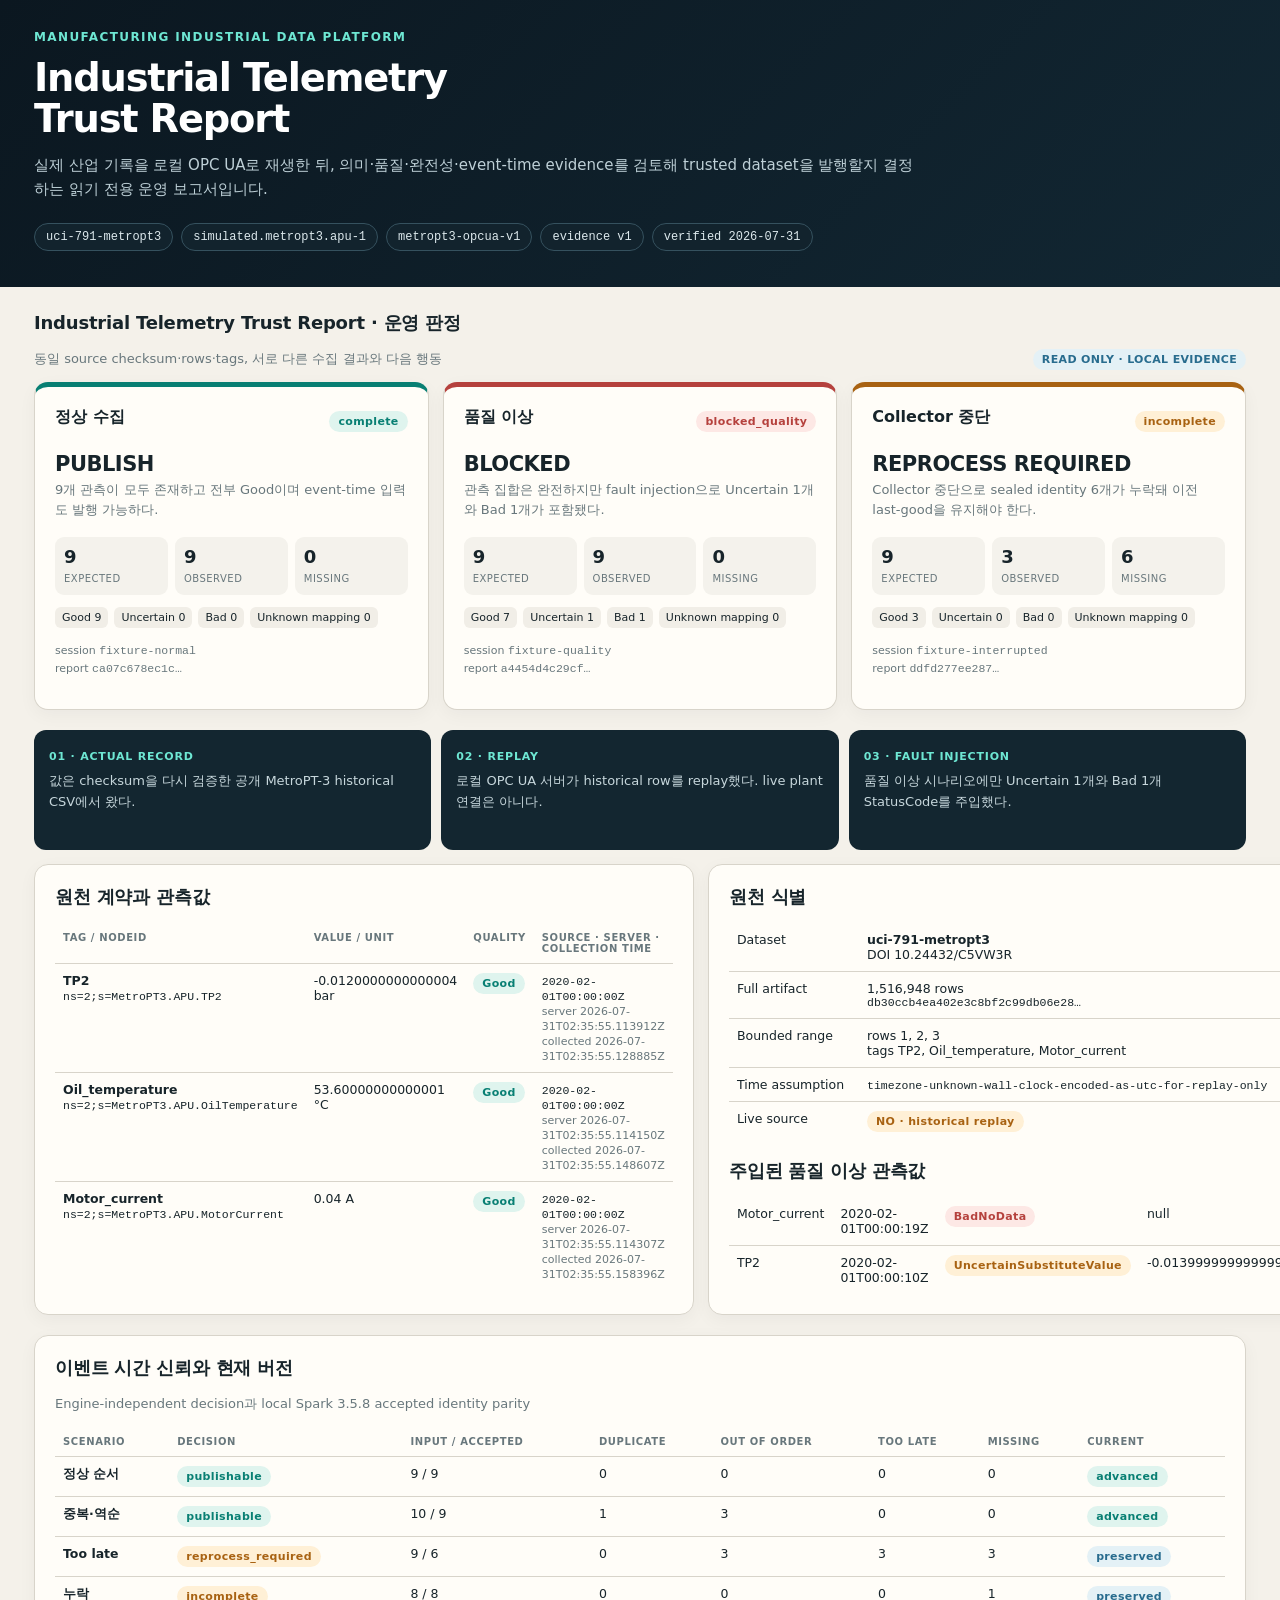
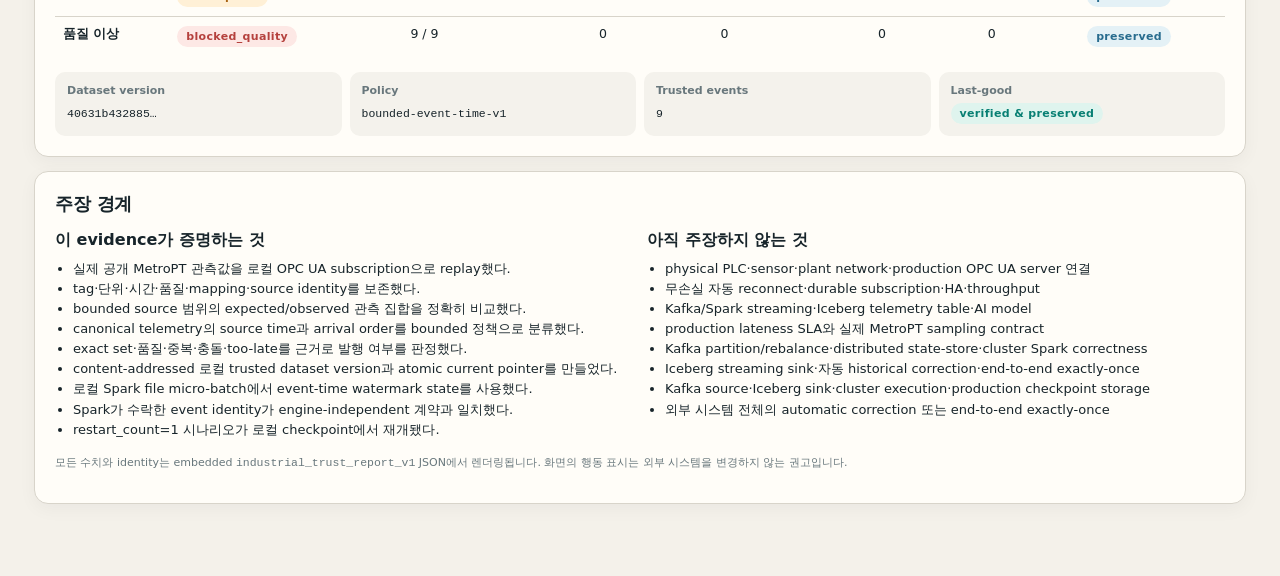
<file: docs/portfolio/industrial-telemetry-trust/report.html>
<!doctype html>
<html lang="ko">
<head>
<meta charset="utf-8">
<meta name="viewport" content="width=device-width, initial-scale=1">
<title>Industrial Telemetry Trust Report</title>
<style>
:root {
  color-scheme: light;
  --night:#0b1720; --night-2:#122733; --paper:#f4f1ea; --card:#fffdf8;
  --ink:#17242a; --muted:#68777c; --line:#d8d4ca; --teal:#087f73;
  --teal-soft:#dff4ee; --red:#b5413d; --red-soft:#fde8e5;
  --amber:#a86212; --amber-soft:#fff0d6; --blue:#286c8e; --blue-soft:#e4f1f6;
}
* { box-sizing:border-box; }
html,body { margin:0; background:var(--paper); color:var(--ink);
  font-family:Pretendard,Inter,ui-sans-serif,system-ui,-apple-system,"Segoe UI",sans-serif; }
body { min-width:320px; }
.hero { background:linear-gradient(135deg,var(--night),var(--night-2)); color:white; }
.wrap { width:min(1420px,100%); margin:0 auto; padding:28px 34px 36px; }
.eyebrow { color:#6ee7d3; font-size:12px; font-weight:800; letter-spacing:1.4px;
  text-transform:uppercase; margin:0 0 10px; }
h1 { font-size:clamp(28px,3vw,44px); letter-spacing:-1.2px; line-height:1.08; margin:0; }
h2 { font-size:18px; margin:0 0 14px; letter-spacing:-.2px; }
h3 { font-size:16px; margin:0 0 8px; }
p { line-height:1.58; }
.lead { color:#bed0d7; max-width:880px; margin:14px 0 22px; font-size:15px; }
.meta { display:flex; gap:8px; flex-wrap:wrap; }
.tag { border:1px solid #35515e; background:#12232d; border-radius:999px;
  padding:6px 11px; font:12px ui-monospace,SFMono-Regular,Menlo,monospace; color:#dce8ec; }
.main { width:min(1420px,100%); margin:0 auto; padding:24px 34px 50px; }
.card { background:var(--card); border:1px solid var(--line); border-radius:14px;
  padding:20px; box-shadow:0 5px 18px rgba(18,31,36,.045); }
.section { margin-bottom:20px; }
.section-head { display:flex; justify-content:space-between; align-items:end; gap:16px;
  margin:0 0 12px; }
.section-head p { margin:0; color:var(--muted); font-size:13px; }
.scenario-grid { display:grid; grid-template-columns:repeat(3,1fr); gap:14px; }
.scenario { border-top:5px solid var(--teal); min-height:294px; }
.scenario.blocked { border-top-color:var(--red); }
.scenario.reprocess { border-top-color:var(--amber); }
.status-line { display:flex; align-items:center; justify-content:space-between; gap:10px; }
.pill { display:inline-flex; align-items:center; border-radius:999px; padding:4px 9px;
  font-size:11px; font-weight:800; letter-spacing:.35px; white-space:nowrap; }
.ok { color:var(--teal); background:var(--teal-soft); }
.bad { color:var(--red); background:var(--red-soft); }
.warn { color:var(--amber); background:var(--amber-soft); }
.info { color:var(--blue); background:var(--blue-soft); }
.action { font-size:21px; font-weight:850; letter-spacing:-.5px; margin:16px 0 4px; }
.reason { color:var(--muted); font-size:13px; min-height:42px; margin:0 0 15px; }
.metrics { display:grid; grid-template-columns:repeat(3,1fr); gap:7px; }
.metric { background:#f4f2ec; padding:9px; border-radius:9px; }
.metric b { display:block; font-size:18px; }
.metric span { color:var(--muted); font-size:10px; text-transform:uppercase; letter-spacing:.5px; }
.quality { display:flex; gap:6px; flex-wrap:wrap; margin-top:12px; }
.quality span { font-size:11px; background:#f1eee7; padding:4px 7px; border-radius:6px; }
.provenance { display:grid; grid-template-columns:repeat(3,1fr); gap:10px; }
.prov { background:#132630; color:white; border-radius:12px; padding:15px; min-height:120px; }
.prov b { color:#6ee7d3; font-size:11px; letter-spacing:.8px; text-transform:uppercase; }
.prov p { color:#c7d7dc; font-size:13px; margin:7px 0 0; }
.two { display:grid; grid-template-columns:1.08fr .92fr; gap:14px; }
table { width:100%; border-collapse:collapse; font-size:12.5px; }
th,td { text-align:left; padding:9px 8px; border-bottom:1px solid var(--line); vertical-align:top; }
th { color:var(--muted); text-transform:uppercase; font-size:10px; letter-spacing:.6px; }
tr:last-child td { border-bottom:none; }
code,.mono { font-family:ui-monospace,SFMono-Regular,Menlo,monospace; font-size:11.5px; }
.hash { display:block; max-width:220px; overflow:hidden; text-overflow:ellipsis; white-space:nowrap; }
.trust { display:grid; grid-template-columns:repeat(4,1fr); gap:8px; }
.trust div { background:#f4f2ec; border-radius:10px; padding:12px; }
.trust b { display:block; font-size:11px; color:var(--muted); margin-bottom:5px; }
.trust code { word-break:break-all; }
.boundary { display:grid; grid-template-columns:1fr 1fr; gap:14px; }
.boundary ul { padding-left:18px; margin:6px 0 0; font-size:13px; line-height:1.55; }
.foot { color:var(--muted); font-size:11px; margin-top:14px; }
@media (max-width:1000px) {
  .scenario-grid,.provenance { grid-template-columns:1fr; }
  .two,.boundary { grid-template-columns:1fr; }
  .scenario { min-height:0; }
}
@media (max-width:620px) {
  .wrap,.main { padding-left:16px; padding-right:16px; }
  .metrics,.trust { grid-template-columns:repeat(2,1fr); }
}
</style>
</head>
<body>
<script id="evidence" type="application/json">{
  "claim_boundary": {
    "not_verified": [
      "a physical PLC, sensor, plant network, or production OPC UA server",
      "automatic reconnect without loss, durable subscriptions, HA, or throughput",
      "Kafka/Spark streaming, an Iceberg telemetry table, or an AI model",
      "a production lateness SLA or the actual MetroPT sampling contract",
      "Kafka partition, rebalance, distributed state-store, or cluster Spark correctness",
      "an Iceberg streaming sink, automatic historical correction, or end-to-end exactly-once",
      "Kafka source, Iceberg sink, cluster execution, or production checkpoint storage",
      "automatic correction or end-to-end exactly-once across external systems"
    ],
    "not_verified_ko": [
      "physical PLC\u00b7sensor\u00b7plant network\u00b7production OPC UA server \uc5f0\uacb0",
      "\ubb34\uc190\uc2e4 \uc790\ub3d9 reconnect\u00b7durable subscription\u00b7HA\u00b7throughput",
      "Kafka/Spark streaming\u00b7Iceberg telemetry table\u00b7AI model",
      "production lateness SLA\uc640 \uc2e4\uc81c MetroPT sampling contract",
      "Kafka partition/rebalance\u00b7distributed state-store\u00b7cluster Spark correctness",
      "Iceberg streaming sink\u00b7\uc790\ub3d9 historical correction\u00b7end-to-end exactly-once",
      "Kafka source\u00b7Iceberg sink\u00b7cluster execution\u00b7production checkpoint storage",
      "\uc678\ubd80 \uc2dc\uc2a4\ud15c \uc804\uccb4\uc758 automatic correction \ub610\ub294 end-to-end exactly-once"
    ],
    "verified": [
      "actual public MetroPT values were replayed through a local OPC UA subscription",
      "tag, unit, time, quality, mapping, and source identity were preserved",
      "exact bounded expected-versus-observed collection coverage was evaluated",
      "bounded source-time and arrival-order classification over canonical telemetry",
      "exact-set, quality, duplicate, conflict, and too-late publication decisions",
      "content-addressed local trusted dataset versions with an atomic current pointer",
      "local Spark file micro-batches used event-time watermark state",
      "Spark accepted event identities matched the engine-independent contract",
      "the selected scenario resumed from a local checkpoint when restart_count=1"
    ],
    "verified_ko": [
      "\uc2e4\uc81c \uacf5\uac1c MetroPT \uad00\uce21\uac12\uc744 \ub85c\uceec OPC UA subscription\uc73c\ub85c replay\ud588\ub2e4.",
      "tag\u00b7\ub2e8\uc704\u00b7\uc2dc\uac04\u00b7\ud488\uc9c8\u00b7mapping\u00b7source identity\ub97c \ubcf4\uc874\ud588\ub2e4.",
      "bounded source \ubc94\uc704\uc758 expected/observed \uad00\uce21 \uc9d1\ud569\uc744 \uc815\ud655\ud788 \ube44\uad50\ud588\ub2e4.",
      "canonical telemetry\uc758 source time\uacfc arrival order\ub97c bounded \uc815\ucc45\uc73c\ub85c \ubd84\ub958\ud588\ub2e4.",
      "exact set\u00b7\ud488\uc9c8\u00b7\uc911\ubcf5\u00b7\ucda9\ub3cc\u00b7too-late\ub97c \uadfc\uac70\ub85c \ubc1c\ud589 \uc5ec\ubd80\ub97c \ud310\uc815\ud588\ub2e4.",
      "content-addressed \ub85c\uceec trusted dataset version\uacfc atomic current pointer\ub97c \ub9cc\ub4e4\uc5c8\ub2e4.",
      "\ub85c\uceec Spark file micro-batch\uc5d0\uc11c event-time watermark state\ub97c \uc0ac\uc6a9\ud588\ub2e4.",
      "Spark\uac00 \uc218\ub77d\ud55c event identity\uac00 engine-independent \uacc4\uc57d\uacfc \uc77c\uce58\ud588\ub2e4.",
      "restart_count=1 \uc2dc\ub098\ub9ac\uc624\uac00 \ub85c\uceec checkpoint\uc5d0\uc11c \uc7ac\uac1c\ub410\ub2e4."
    ]
  },
  "collection_last_good": {
    "preserved_when_blocked_or_incomplete": true,
    "report_sha256": "ca07c678ec1c3ada4523e71aa063959c45af1b255d49266b201e207ee2b9172c",
    "scenario": "normal"
  },
  "collection_scenarios": [
    {
      "collection_report_sha256": "ca07c678ec1c3ada4523e71aa063959c45af1b255d49266b201e207ee2b9172c",
      "collection_status": "complete",
      "conflict_count": 0,
      "decision_reason": "9\uac1c \uad00\uce21\uc774 \ubaa8\ub450 \uc874\uc7ac\ud558\uace0 \uc804\ubd80 Good\uc774\uba70 event-time \uc785\ub825\ub3c4 \ubc1c\ud589 \uac00\ub2a5\ud558\ub2e4.",
      "duplicate_count": 0,
      "expected_count": 9,
      "missing_count": 0,
      "missing_event_ids": [],
      "observed_count": 9,
      "operator_action": "PUBLISH",
      "quality": {
        "bad": 0,
        "good": 9,
        "uncertain": 0
      },
      "replay_session_id": "fixture-normal",
      "scenario": "normal",
      "unknown_mapping_count": 0,
      "waiting_notification_count": 3
    },
    {
      "collection_report_sha256": "a4454d4c29cf0f044e641a520ff2c7be453f1e5ed6bf8fd478d34250165af1bd",
      "collection_status": "blocked_quality",
      "conflict_count": 0,
      "decision_reason": "\uad00\uce21 \uc9d1\ud569\uc740 \uc644\uc804\ud558\uc9c0\ub9cc fault injection\uc73c\ub85c Uncertain 1\uac1c\uc640 Bad 1\uac1c\uac00 \ud3ec\ud568\ub410\ub2e4.",
      "duplicate_count": 0,
      "expected_count": 9,
      "missing_count": 0,
      "missing_event_ids": [],
      "observed_count": 9,
      "operator_action": "BLOCKED",
      "quality": {
        "bad": 1,
        "good": 7,
        "uncertain": 1
      },
      "replay_session_id": "fixture-quality",
      "scenario": "quality",
      "unknown_mapping_count": 0,
      "waiting_notification_count": 3
    },
    {
      "collection_report_sha256": "ddfd277ee2871645a2fb931c477306ea6b5f0af591d0d289ab4b98d02dc98210",
      "collection_status": "incomplete",
      "conflict_count": 0,
      "decision_reason": "Collector \uc911\ub2e8\uc73c\ub85c sealed identity 6\uac1c\uac00 \ub204\ub77d\ub3fc \uc774\uc804 last-good\uc744 \uc720\uc9c0\ud574\uc57c \ud55c\ub2e4.",
      "duplicate_count": 0,
      "expected_count": 9,
      "missing_count": 6,
      "missing_event_ids": [
        "6105d51b2c1cd2e155f285e0798f8fba2916d12bb0b8b0172651e30ef9978d92",
        "698757e70c1cdcb7fd7634ff385e997b8015f29901774d5390fc970665166536",
        "85217aadbc958a82640f74be4440e1af95494231b42c42241c71839456c14ba9",
        "872a579e7d8c3b5282d9d04612ce0b17a2430dfe734edbd23935c3b95d5fd8fc",
        "97f61be10a9a72c8abe86dad793dc32a09156e8d4e089c79467dbae83d44e677",
        "ea08542c1686d04432ce23e1e24f62c440deb4808956b827b06aae6d9dfbc1df"
      ],
      "observed_count": 3,
      "operator_action": "REPROCESS REQUIRED",
      "quality": {
        "bad": 0,
        "good": 3,
        "uncertain": 0
      },
      "replay_session_id": "fixture-interrupted",
      "scenario": "interrupted",
      "unknown_mapping_count": 0,
      "waiting_notification_count": 3
    }
  ],
  "equipment": {
    "equipment_id": "simulated.metropt3.apu-1",
    "mapping_version": "metropt3-opcua-v1",
    "replay_mode": "historical_record_replay",
    "tags": [
      {
        "collected_at": "2026-07-31T02:35:55.128885Z",
        "opcua_node_id": "ns=2;s=MetroPT3.APU.TP2",
        "server_timestamp": "2026-07-31T02:35:55.113912Z",
        "source_timestamp": "2020-02-01T00:00:00Z",
        "status": "Good",
        "tag_id": "TP2",
        "unit": "bar",
        "value": -0.0120000000000004
      },
      {
        "collected_at": "2026-07-31T02:35:55.148607Z",
        "opcua_node_id": "ns=2;s=MetroPT3.APU.OilTemperature",
        "server_timestamp": "2026-07-31T02:35:55.114150Z",
        "source_timestamp": "2020-02-01T00:00:00Z",
        "status": "Good",
        "tag_id": "Oil_temperature",
        "unit": "\u00b0C",
        "value": 53.60000000000001
      },
      {
        "collected_at": "2026-07-31T02:35:55.158396Z",
        "opcua_node_id": "ns=2;s=MetroPT3.APU.MotorCurrent",
        "server_timestamp": "2026-07-31T02:35:55.114307Z",
        "source_timestamp": "2020-02-01T00:00:00Z",
        "status": "Good",
        "tag_id": "Motor_current",
        "unit": "A",
        "value": 0.04
      }
    ],
    "transport": "local OPC UA subscription"
  },
  "event_time_scenarios": [
    {
      "accepted_count": 9,
      "conflict_count": 0,
      "current_advanced": true,
      "dataset_version": "40631b43288556777629527f1bcbdedc6ecccba87bf60bfbd5af4be335483b88",
      "duplicate_count": 0,
      "input_count": 9,
      "late_within_policy_count": 0,
      "missing_count": 0,
      "operator_action": "PUBLISH",
      "out_of_order_count": 0,
      "scenario": "in_order",
      "spark": {
        "accepted_count": 9,
        "checkpoint_restart_count": 0,
        "version": "3.5.8"
      },
      "status": "publishable",
      "too_late_count": 0
    },
    {
      "accepted_count": 9,
      "conflict_count": 0,
      "current_advanced": true,
      "dataset_version": "40631b43288556777629527f1bcbdedc6ecccba87bf60bfbd5af4be335483b88",
      "duplicate_count": 1,
      "input_count": 10,
      "late_within_policy_count": 3,
      "missing_count": 0,
      "operator_action": "PUBLISH",
      "out_of_order_count": 3,
      "scenario": "duplicate_out_of_order",
      "spark": {
        "accepted_count": 9,
        "checkpoint_restart_count": 1,
        "version": "3.5.8"
      },
      "status": "publishable",
      "too_late_count": 0
    },
    {
      "accepted_count": 6,
      "conflict_count": 0,
      "current_advanced": false,
      "dataset_version": null,
      "duplicate_count": 0,
      "input_count": 9,
      "late_within_policy_count": 0,
      "missing_count": 3,
      "operator_action": "REPROCESS",
      "out_of_order_count": 3,
      "scenario": "too_late",
      "spark": {
        "accepted_count": 6,
        "checkpoint_restart_count": 0,
        "version": "3.5.8"
      },
      "status": "reprocess_required",
      "too_late_count": 3
    },
    {
      "accepted_count": 8,
      "conflict_count": 0,
      "current_advanced": false,
      "dataset_version": null,
      "duplicate_count": 0,
      "input_count": 8,
      "late_within_policy_count": 0,
      "missing_count": 1,
      "operator_action": "INCOMPLETE",
      "out_of_order_count": 0,
      "scenario": "missing",
      "spark": {
        "accepted_count": 8,
        "checkpoint_restart_count": 0,
        "version": "3.5.8"
      },
      "status": "incomplete",
      "too_late_count": 0
    },
    {
      "accepted_count": 9,
      "conflict_count": 0,
      "current_advanced": false,
      "dataset_version": null,
      "duplicate_count": 0,
      "input_count": 9,
      "late_within_policy_count": 0,
      "missing_count": 0,
      "operator_action": "BLOCK",
      "out_of_order_count": 0,
      "scenario": "quality",
      "spark": {
        "accepted_count": 9,
        "checkpoint_restart_count": 0,
        "version": "3.5.8"
      },
      "status": "blocked_quality",
      "too_late_count": 0
    }
  ],
  "evidence_version": 1,
  "generated_by": "scripts/build_industrial_trust_report.py",
  "input_evidence": {
    "collection_last_good": "3a2deb28f716bd27c68c2336b2720dc8a7e5785cee81de0e2cdc70a07ac2d626",
    "event_time_verification": "99644c9fbdded176db01d3fcde297b96328ebd8bdde9b01f4e44543044976337",
    "source_collection_reports": {
      "interrupted": "ddfd277ee2871645a2fb931c477306ea6b5f0af591d0d289ab4b98d02dc98210",
      "normal": "ca07c678ec1c3ada4523e71aa063959c45af1b255d49266b201e207ee2b9172c",
      "quality": "a4454d4c29cf0f044e641a520ff2c7be453f1e5ed6bf8fd478d34250165af1bd"
    },
    "trusted_current": "ddb7da09b757e50a4c100e30750b6409a2c4c35ce77ca454e28db3938682b7e8",
    "trusted_data": "e0d10b948f7ac80f7e6246e4b9d3b005f2e311a864457005c13ed69abc269eff",
    "trusted_manifest": "9b09a5a719938581cfeb2b6e2e577c91a78c590977f5251a2ed3272294fb5c74"
  },
  "policy_version": "trust-report-policy-v1",
  "provenance": {
    "actual_record": "\uac12\uc740 checksum\uc744 \ub2e4\uc2dc \uac80\uc99d\ud55c \uacf5\uac1c MetroPT-3 historical CSV\uc5d0\uc11c \uc654\ub2e4.",
    "fault_injection": "\ud488\uc9c8 \uc774\uc0c1 \uc2dc\ub098\ub9ac\uc624\uc5d0\ub9cc Uncertain 1\uac1c\uc640 Bad 1\uac1c StatusCode\ub97c \uc8fc\uc785\ud588\ub2e4.",
    "fault_observations": [
      {
        "fault_injected": true,
        "severity": "bad",
        "source_timestamp": "2020-02-01T00:00:19Z",
        "status": "BadNoData",
        "tag_id": "Motor_current",
        "value": null
      },
      {
        "fault_injected": true,
        "severity": "uncertain",
        "source_timestamp": "2020-02-01T00:00:10Z",
        "status": "UncertainSubstituteValue",
        "tag_id": "TP2",
        "value": -0.0139999999999993
      }
    ],
    "replay": "\ub85c\uceec OPC UA \uc11c\ubc84\uac00 historical row\ub97c replay\ud588\ub2e4. live plant \uc5f0\uacb0\uc740 \uc544\ub2c8\ub2e4."
  },
  "report_contract": "industrial_trust_report_v1",
  "source": {
    "dataset_doi": "10.24432/C5VW3R",
    "dataset_id": "uci-791-metropt3",
    "historical_time_assumption": "timezone-unknown-wall-clock-encoded-as-utc-for-replay-only",
    "live_source": false,
    "selected_physical_rows": [
      1,
      2,
      3
    ],
    "selected_tags": [
      "TP2",
      "Oil_temperature",
      "Motor_current"
    ],
    "source_file_rows": 1516948,
    "source_file_sha256": "db30ccb4ea402e3c8bf2c99db06e288d4f2a772f6928f9dbe26a920d69793e24",
    "source_kind": "actual_historical_public_record"
  },
  "trusted_dataset": {
    "content_sha256": "e0d10b948f7ac80f7e6246e4b9d3b005f2e311a864457005c13ed69abc269eff",
    "current_verified": true,
    "dataset_version": "40631b43288556777629527f1bcbdedc6ecccba87bf60bfbd5af4be335483b88",
    "event_count": 9,
    "manifest_sha256": "9b09a5a719938581cfeb2b6e2e577c91a78c590977f5251a2ed3272294fb5c74",
    "mapping_versions": [
      "metropt3-opcua-v1"
    ],
    "normal_and_disorder_converged": true,
    "policy_version": "bounded-event-time-v1"
  },
  "verification_baseline_commit": "36e7344",
  "verified_on": "2026-07-31"
}</script>
<header class="hero">
  <div class="wrap">
    <p class="eyebrow">Manufacturing Industrial Data Platform</p>
    <h1>Industrial Telemetry<br>Trust Report</h1>
    <p class="lead">실제 산업 기록을 로컬 OPC UA로 재생한 뒤, 의미·품질·완전성·event-time
      evidence를 검토해 trusted dataset을 발행할지 결정하는 읽기 전용 운영 보고서입니다.</p>
    <div class="meta" id="hero-meta"></div>
  </div>
</header>
<main class="main" id="root"></main>
<script>
const E = JSON.parse(document.getElementById('evidence').textContent);
const esc = value => String(value).replace(/[&<>]/g, c => ({'&':'&amp;','<':'&lt;','>':'&gt;'}[c]));
const short = value => esc(String(value).slice(0,12) + '…');
const pillClass = action => action === 'PUBLISH' ? 'ok' : action === 'BLOCKED' ? 'bad' : 'warn';
const labels = {normal:'정상 수집',quality:'품질 이상',interrupted:'Collector 중단',
  in_order:'정상 순서',duplicate_out_of_order:'중복·역순',too_late:'Too late',
  missing:'누락',quality_event:'품질 이상'};

document.getElementById('hero-meta').innerHTML = `
  <span class="tag">${esc(E.source.dataset_id)}</span>
  <span class="tag">${esc(E.equipment.equipment_id)}</span>
  <span class="tag">${esc(E.equipment.mapping_version)}</span>
  <span class="tag">evidence v${esc(E.evidence_version)}</span>
  <span class="tag">verified ${esc(E.verified_on)}</span>`;

const scenarioCards = E.collection_scenarios.map(s => {
  const css = s.operator_action === 'BLOCKED' ? 'blocked' :
    s.operator_action === 'REPROCESS REQUIRED' ? 'reprocess' : '';
  return `<article class="card scenario ${css}">
    <div class="status-line"><h3>${esc(labels[s.scenario])}</h3>
      <span class="pill ${pillClass(s.operator_action)}">${esc(s.collection_status)}</span></div>
    <div class="action">${esc(s.operator_action)}</div>
    <p class="reason">${esc(s.decision_reason)}</p>
    <div class="metrics">
      <div class="metric"><b>${s.expected_count}</b><span>Expected</span></div>
      <div class="metric"><b>${s.observed_count}</b><span>Observed</span></div>
      <div class="metric"><b>${s.missing_count}</b><span>Missing</span></div>
    </div>
    <div class="quality">
      <span>Good ${s.quality.good}</span><span>Uncertain ${s.quality.uncertain}</span>
      <span>Bad ${s.quality.bad}</span><span>Unknown mapping ${s.unknown_mapping_count}</span>
    </div>
    <p class="foot">session <code>${esc(s.replay_session_id)}</code><br>
      report <code>${short(s.collection_report_sha256)}</code></p>
  </article>`;
}).join('');

const tagRows = E.equipment.tags.map(t => `<tr><td><b>${esc(t.tag_id)}</b><br>
  <code>${esc(t.opcua_node_id)}</code></td><td>${esc(t.value)} ${esc(t.unit)}</td>
  <td><span class="pill ok">${esc(t.status)}</span></td>
  <td><code>${esc(t.source_timestamp)}</code><br><span class="foot">server ${esc(t.server_timestamp)}
  <br>collected ${esc(t.collected_at)}</span></td></tr>`).join('');

const eventRows = E.event_time_scenarios.map(s => `<tr>
  <td><b>${esc(labels[s.scenario] || s.scenario)}</b></td>
  <td><span class="pill ${pillClass(s.operator_action === 'BLOCK' ? 'BLOCKED' :
    s.operator_action === 'REPROCESS' || s.operator_action === 'INCOMPLETE' ?
    'REPROCESS REQUIRED' : 'PUBLISH')}">${esc(s.status)}</span></td>
  <td>${s.input_count} / ${s.accepted_count}</td><td>${s.duplicate_count}</td>
  <td>${s.out_of_order_count}</td><td>${s.too_late_count}</td><td>${s.missing_count}</td>
  <td>${s.current_advanced ? '<span class="pill ok">advanced</span>' :
    '<span class="pill info">preserved</span>'}</td></tr>`).join('');

document.getElementById('root').innerHTML = `
  <section class="section" id="screen-summary">
    <div class="section-head"><div><h2>Industrial Telemetry Trust Report · 운영 판정</h2>
      <p>동일 source checksum·rows·tags, 서로 다른 수집 결과와 다음 행동</p></div>
      <span class="pill info">READ ONLY · LOCAL EVIDENCE</span></div>
    <div class="scenario-grid">${scenarioCards}</div>
  </section>

  <section class="section" id="screen-source">
    <div class="provenance">
      <div class="prov"><b>01 · Actual record</b><p>${esc(E.provenance.actual_record)}</p></div>
      <div class="prov"><b>02 · Replay</b><p>${esc(E.provenance.replay)}</p></div>
      <div class="prov"><b>03 · Fault injection</b><p>${esc(E.provenance.fault_injection)}</p></div>
    </div>
    <div class="two" style="margin-top:14px">
      <div class="card"><h2>원천 계약과 관측값</h2>
        <table><thead><tr><th>Tag / NodeId</th><th>Value / Unit</th><th>Quality</th>
        <th>Source · Server · Collection time</th></tr></thead><tbody>${tagRows}</tbody></table></div>
      <div class="card"><h2>원천 식별</h2>
        <table><tbody>
          <tr><td>Dataset</td><td><b>${esc(E.source.dataset_id)}</b><br>DOI ${esc(E.source.dataset_doi)}</td></tr>
          <tr><td>Full artifact</td><td>${E.source.source_file_rows.toLocaleString()} rows<br>
            <code class="hash">${esc(E.source.source_file_sha256)}</code></td></tr>
          <tr><td>Bounded range</td><td>rows ${esc(E.source.selected_physical_rows.join(', '))}<br>
            tags ${esc(E.source.selected_tags.join(', '))}</td></tr>
          <tr><td>Time assumption</td><td><code>${esc(E.source.historical_time_assumption)}</code></td></tr>
          <tr><td>Live source</td><td><span class="pill warn">NO · historical replay</span></td></tr>
        </tbody></table>
        <h2 style="margin-top:18px">주입된 품질 이상 관측값</h2>
        <table><tbody>${E.provenance.fault_observations.map(f => `<tr><td>${esc(f.tag_id)}</td>
          <td>${esc(f.source_timestamp)}</td><td><span class="pill ${f.severity === 'bad' ? 'bad':'warn'}">
          ${esc(f.status)}</span></td><td>${f.value === null ? 'null' : esc(f.value)}</td></tr>`).join('')}
        </tbody></table>
      </div>
    </div>
  </section>

  <section class="section" id="screen-event-time">
    <div class="card"><div class="section-head"><div><h2>이벤트 시간 신뢰와 현재 버전</h2>
      <p>Engine-independent decision과 local Spark 3.5.8 accepted identity parity</p></div></div>
      <table><thead><tr><th>Scenario</th><th>Decision</th><th>Input / Accepted</th>
        <th>Duplicate</th><th>Out of order</th><th>Too late</th><th>Missing</th>
        <th>Current</th></tr></thead><tbody>${eventRows}</tbody></table>
      <div class="trust" style="margin-top:16px">
        <div><b>Dataset version</b><code>${short(E.trusted_dataset.dataset_version)}</code></div>
        <div><b>Policy</b><code>${esc(E.trusted_dataset.policy_version)}</code></div>
        <div><b>Trusted events</b><code>${E.trusted_dataset.event_count}</code></div>
        <div><b>Last-good</b><span class="pill ok">verified & preserved</span></div>
      </div>
    </div>
    <div class="card" style="margin-top:14px"><h2>주장 경계</h2>
      <div class="boundary"><div><h3>이 evidence가 증명하는 것</h3>
        <ul>${E.claim_boundary.verified_ko.map(v => `<li>${esc(v)}</li>`).join('')}</ul></div>
        <div><h3>아직 주장하지 않는 것</h3>
        <ul>${E.claim_boundary.not_verified_ko.map(v => `<li>${esc(v)}</li>`).join('')}</ul></div></div>
      <p class="foot">모든 수치와 identity는 embedded <code>industrial_trust_report_v1</code>
        JSON에서 렌더링됩니다. 화면의 행동 표시는 외부 시스템을 변경하지 않는 권고입니다.</p>
    </div>
  </section>`;
</script>
</body>
</html>
</file>
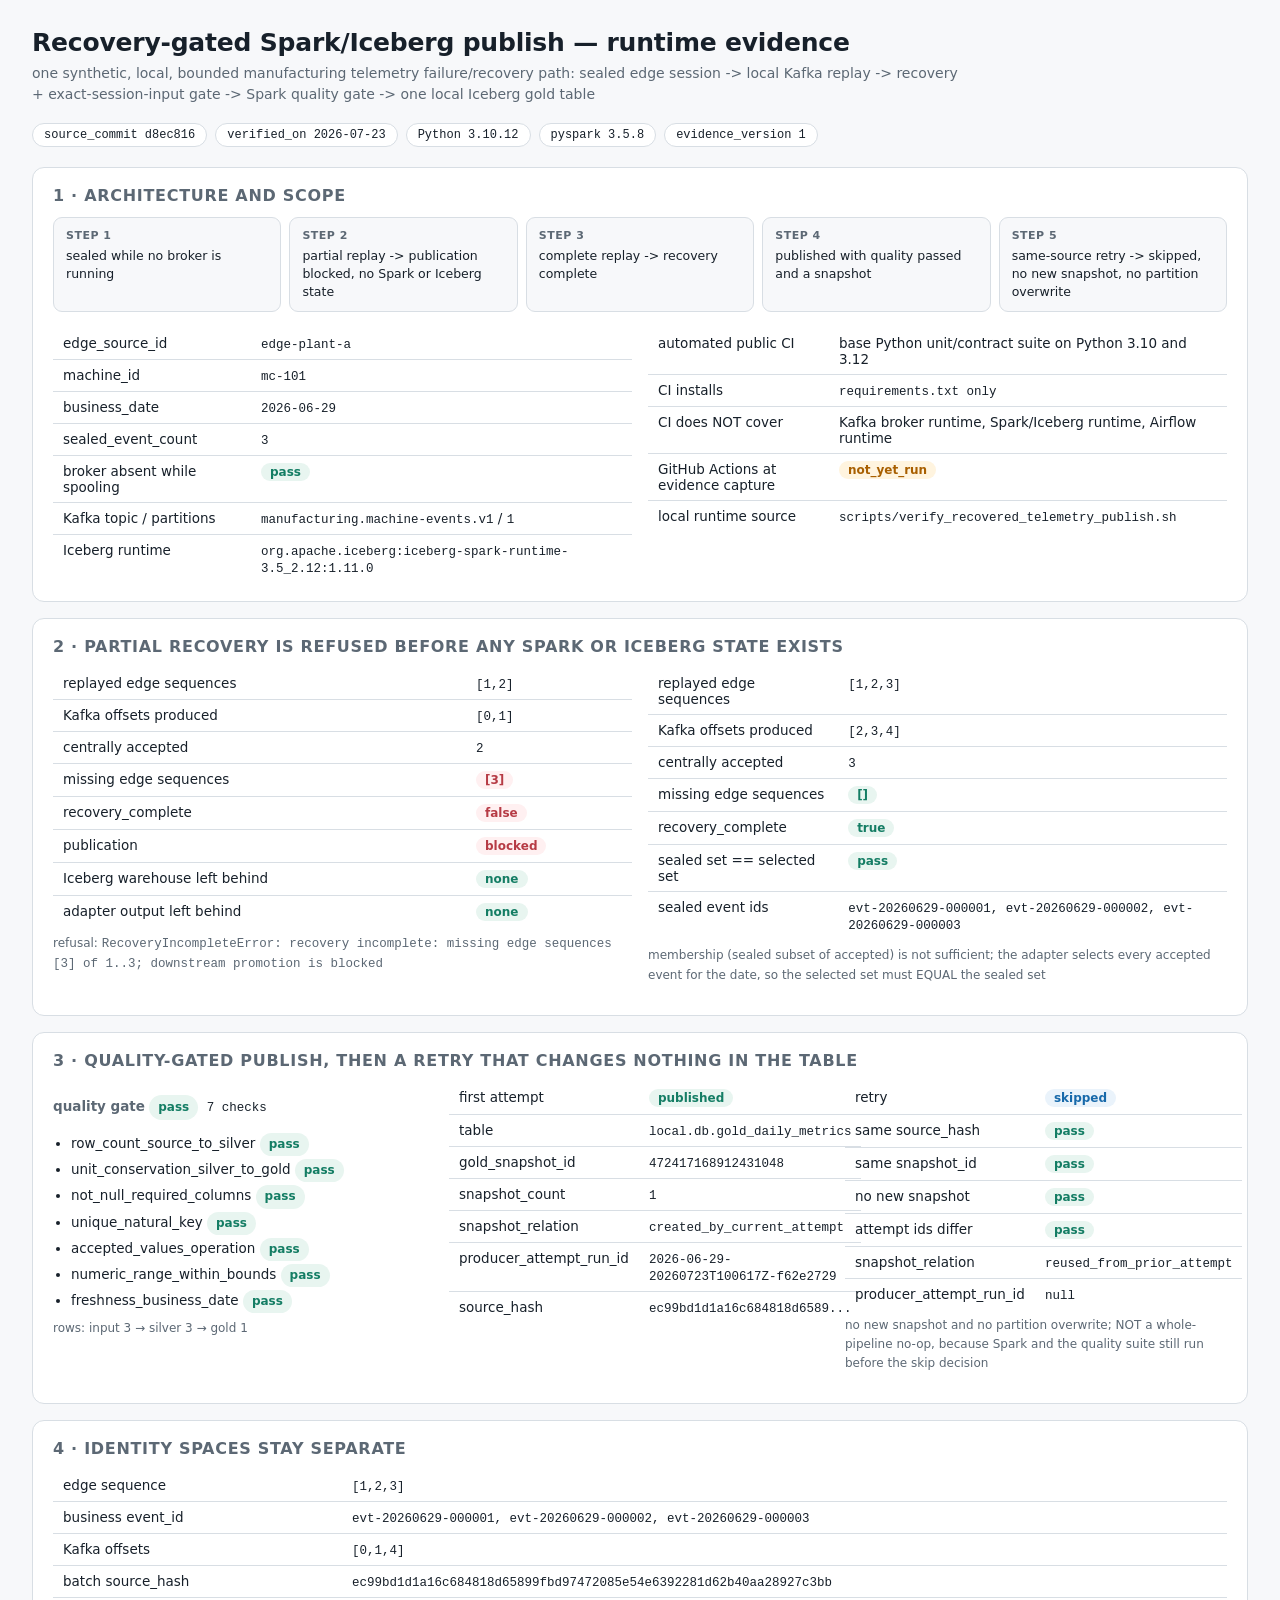
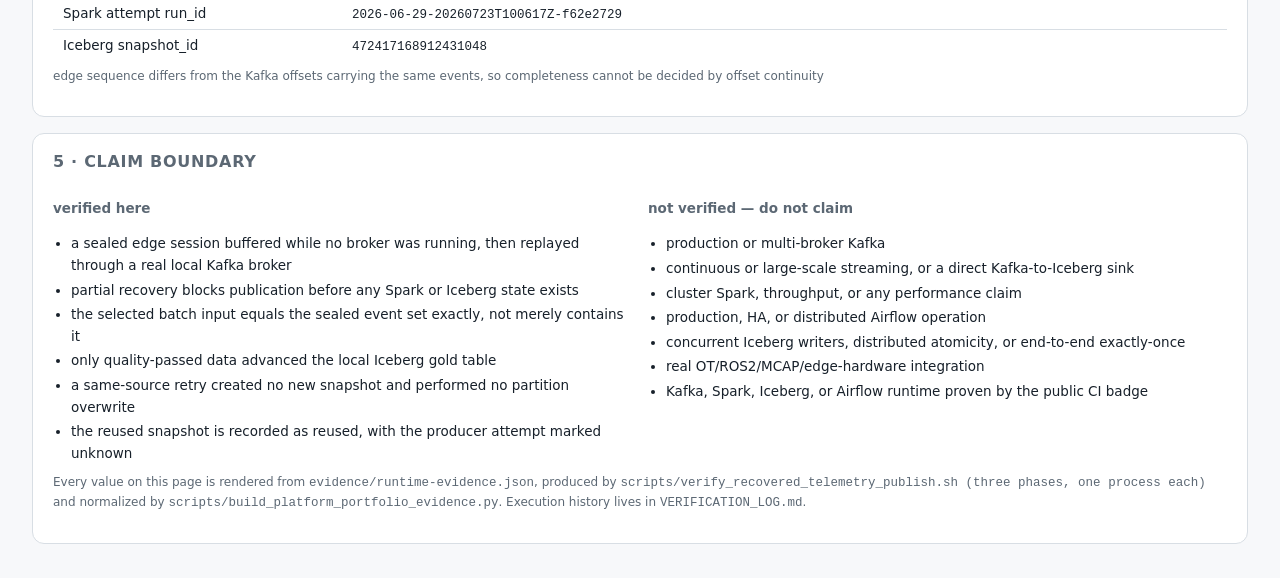
<file: docs/portfolio/platform-overview/report.html>
<!doctype html>
<html lang="en">
<head>
<meta charset="utf-8">
<meta name="viewport" content="width=device-width, initial-scale=1">
<title>Manufacturing Data Platform - Recovery-Gated Publish Runtime Evidence</title>
<style>
  :root {
    color-scheme: light;
    --ink: #17202a; --muted: #5c6874; --line: #d8dee4; --paper: #f7f8fa; --white: #fff;
    --green: #147d64; --green-soft: #e8f5f0; --red: #b63b45; --red-soft: #fff0f1;
    --blue: #1769aa; --blue-soft: #eaf3fb; --amber: #a85f00; --amber-soft: #fff4df;
  }
  * { box-sizing: border-box; }
  html, body { margin:0; background: var(--paper); color: var(--ink);
    font-family: Inter, ui-sans-serif, system-ui, -apple-system, "Segoe UI", sans-serif; }
  .screen { width: min(100%, 1440px); margin: 0 auto; padding: 28px 32px 36px; }
  h1 { font-size: 25px; margin: 0 0 6px; letter-spacing: -0.2px; }
  h2 { font-size: 16px; margin: 0 0 12px; text-transform: uppercase; letter-spacing: 0.7px;
       color: var(--muted); }
  .sub { color: var(--muted); font-size: 14px; margin: 0 0 18px; max-width: 105ch; line-height:1.5; }
  .meta { display:flex; gap:8px; flex-wrap:wrap; margin-bottom: 20px; }
  .tag { font-size:12px; font-family: ui-monospace, SFMono-Regular, Menlo, monospace;
         background: var(--white); border:1px solid var(--line); border-radius:999px; padding:4px 11px; }
  .card { background: var(--white); border:1px solid var(--line); border-radius:12px;
          padding:18px 20px; margin-bottom:16px; }
  .grid { display:grid; grid-template-columns: repeat(auto-fit, minmax(240px,1fr)); gap:14px; }
  table { width:100%; border-collapse: collapse; font-size:13.5px; }
  th, td { text-align:left; padding:7px 10px; border-bottom:1px solid var(--line); vertical-align: top; }
  th { color: var(--muted); font-weight:600; font-size:12px; text-transform:uppercase;
       letter-spacing:0.5px; }
  tr:last-child td { border-bottom:none; }
  code, .mono { font-family: ui-monospace, SFMono-Regular, Menlo, monospace; font-size:12.5px; }
  .pill { display:inline-block; font-size:12px; font-weight:600; padding:2px 9px; border-radius:999px; }
  .ok { background: var(--green-soft); color: var(--green); }
  .block { background: var(--red-soft); color: var(--red); }
  .info { background: var(--blue-soft); color: var(--blue); }
  .warn { background: var(--amber-soft); color: var(--amber); }
  .flow { display:flex; flex-wrap:wrap; align-items:stretch; gap:8px; margin: 4px 0 2px; }
  .step { flex:1 1 150px; background:var(--paper); border:1px solid var(--line); border-radius:9px;
          padding:10px 12px; font-size:12.5px; line-height:1.45; }
  .step b { display:block; font-size:11px; text-transform:uppercase; letter-spacing:0.5px;
            color:var(--muted); margin-bottom:3px; }
  ul { margin:6px 0 0; padding-left:18px; font-size:13.5px; line-height:1.6; }
  li { margin-bottom:3px; }
  .kv { font-size:13.5px; line-height:1.7; }
  .kv b { color: var(--muted); font-weight:600; }
  .foot { color:var(--muted); font-size:12px; margin-top:6px; line-height:1.6; }
  .two { display:grid; grid-template-columns: 1fr 1fr; gap:16px; }
  @media (max-width: 900px) { .two { grid-template-columns: 1fr; } }
</style>
</head>
<body>
<script id="evidence" type="application/json">{
  "claim_boundary": {
    "not_verified": [
      "production or multi-broker Kafka",
      "continuous or large-scale streaming, or a direct Kafka-to-Iceberg sink",
      "cluster Spark, throughput, or any performance claim",
      "production, HA, or distributed Airflow operation",
      "concurrent Iceberg writers, distributed atomicity, or end-to-end exactly-once",
      "real OT/ROS2/MCAP/edge-hardware integration",
      "Kafka, Spark, Iceberg, or Airflow runtime proven by the public CI badge"
    ],
    "verified": [
      "a sealed edge session buffered while no broker was running, then replayed through a real local Kafka broker",
      "partial recovery blocks publication before any Spark or Iceberg state exists",
      "the selected batch input equals the sealed event set exactly, not merely contains it",
      "only quality-passed data advanced the local Iceberg gold table",
      "a same-source retry created no new snapshot and performed no partition overwrite",
      "the reused snapshot is recorded as reused, with the producer attempt marked unknown"
    ]
  },
  "complete_replay": {
    "central_accepted_total": 3,
    "missing_sequences": [],
    "produced_kafka_offsets": [
      2,
      3,
      4
    ],
    "recovery_complete": true,
    "replayed_edge_sequences": [
      1,
      2,
      3
    ]
  },
  "edge_session": {
    "boot_session_id": "boot-s9-0001",
    "broker_absent_during_spool": true,
    "business_date": "2026-06-29",
    "edge_source_id": "edge-plant-a",
    "machine_id": "mc-101",
    "seal_contract": "expected_last_sequence distinguishes 'not yet arrived' from 'lost'",
    "sealed_event_count": 3
  },
  "evidence_version": 1,
  "exact_session_input": {
    "contract": "membership (sealed subset of accepted) is not sufficient; the adapter selects every accepted event for the date, so the selected set must EQUAL the sealed set",
    "sealed_event_ids": [
      "evt-20260629-000001",
      "evt-20260629-000002",
      "evt-20260629-000003"
    ],
    "selected_event_ids": [
      "evt-20260629-000001",
      "evt-20260629-000002",
      "evt-20260629-000003"
    ],
    "sets_equal": "pass",
    "sets_equal_rechecked_by_builder": true
  },
  "first_publish": {
    "gold_snapshot_id": "472417168912431048",
    "producer_attempt_run_id": "2026-06-29-20260723T100617Z-f62e2729",
    "snapshot_count": 1,
    "snapshot_created_by_current_attempt": true,
    "snapshot_relation": "created_by_current_attempt",
    "source_hash": "ec99bd1d1a16c684818d65899fbd97472085e54e6392281d62b40aa28927c3bb",
    "spark_attempt_run_id": "2026-06-29-20260723T100617Z-f62e2729",
    "status": "published",
    "table": "local.db.gold_daily_metrics",
    "target_partition_row_count": 1
  },
  "generated_by": "scripts/build_platform_portfolio_evidence.py",
  "identity_spaces": {
    "adapter_source_hash": "ec99bd1d1a16c684818d65899fbd97472085e54e6392281d62b40aa28927c3bb",
    "edge_sequence": [
      1,
      2,
      3
    ],
    "event_id": [
      "evt-20260629-000001",
      "evt-20260629-000002",
      "evt-20260629-000003"
    ],
    "iceberg_snapshot_id": "472417168912431048",
    "kafka_offsets": [
      0,
      1,
      4
    ],
    "observed_counterexample": "edge sequence differs from the Kafka offsets carrying the same events, so completeness cannot be decided by offset continuity",
    "spark_attempt_run_id": "2026-06-29-20260723T100617Z-f62e2729"
  },
  "partial_replay": {
    "central_accepted_total": 2,
    "check_partial_left_no_spark_iceberg_state": "pass",
    "missing_sequences": [
      3
    ],
    "no_adapter_created": true,
    "no_warehouse_created": true,
    "produced_kafka_offsets": [
      0,
      1
    ],
    "publish_blocked": true,
    "recovery_complete": false,
    "refusal_reason": "RecoveryIncompleteError: recovery incomplete: missing edge sequences [3] of 1..3; downstream promotion is blocked",
    "replayed_edge_sequences": [
      1,
      2
    ]
  },
  "quality": {
    "checks": [
      {
        "name": "row_count_source_to_silver",
        "status": "pass"
      },
      {
        "name": "unit_conservation_silver_to_gold",
        "status": "pass"
      },
      {
        "name": "not_null_required_columns",
        "status": "pass"
      },
      {
        "name": "unique_natural_key",
        "status": "pass"
      },
      {
        "name": "accepted_values_operation",
        "status": "pass"
      },
      {
        "name": "numeric_range_within_bounds",
        "status": "pass"
      },
      {
        "name": "freshness_business_date",
        "status": "pass"
      }
    ],
    "passed": true,
    "row_counts": {
      "gold": 1,
      "input": 3,
      "silver": 3
    }
  },
  "retry": {
    "attempt_run_ids_differ": "pass",
    "creates_no_new_snapshot": "pass",
    "gold_snapshot_id": "472417168912431048",
    "meaning": "no new snapshot and no partition overwrite; NOT a whole-pipeline no-op, because Spark and the quality suite still run before the skip decision",
    "producer_attempt_run_id": null,
    "same_snapshot_id": "pass",
    "same_source_hash": "pass",
    "snapshot_count": 1,
    "snapshot_created_by_current_attempt": false,
    "snapshot_relation": "reused_from_prior_attempt",
    "source_hash": "ec99bd1d1a16c684818d65899fbd97472085e54e6392281d62b40aa28927c3bb",
    "spark_attempt_run_id": "2026-06-29-20260723T100631Z-6e246442",
    "status": "skipped"
  },
  "runtime": {
    "iceberg_runtime_coordinate": "org.apache.iceberg:iceberg-spark-runtime-3.5_2.12:1.11.0",
    "int64_id_encoding": "Iceberg snapshot ids are stored as exact decimal strings because they exceed the range JavaScript can parse without rounding",
    "kafka_partitions": 1,
    "kafka_topic": "manufacturing.machine-events.v1",
    "note": "single local broker, single partition, single writer; versions are read from the interpreter and source that produced this run",
    "pyspark": "pyspark 3.5.8",
    "python": "Python 3.10.12"
  },
  "runtime_source": "scripts/verify_recovered_telemetry_publish.sh (three phases, one process each)",
  "scope": "one synthetic, local, bounded manufacturing telemetry failure/recovery path: sealed edge session -> local Kafka replay -> recovery + exact-session-input gate -> Spark quality gate -> one local Iceberg gold table",
  "source_commit": "d8ec816",
  "state_transition": [
    "sealed while no broker is running",
    "partial replay -> publication blocked, no Spark or Iceberg state",
    "complete replay -> recovery complete",
    "published with quality passed and a snapshot",
    "same-source retry -> skipped, no new snapshot, no partition overwrite"
  ],
  "verification_boundary": {
    "automated_public_ci": {
      "covers": "base Python unit/contract suite on Python 3.10 and 3.12",
      "does_not_cover": [
        "Kafka broker runtime",
        "Spark/Iceberg runtime",
        "Airflow runtime"
      ],
      "github_actions_status_at_evidence_capture": "not_yet_run",
      "installs": "requirements.txt only",
      "workflow": ".github/workflows/ci.yml"
    },
    "documented_local_runtime": {
      "airflow": "airflow dags test in a separately pinned local environment",
      "edge_recovery": "scripts/verify_edge_recovery.sh",
      "history": "VERIFICATION_LOG.md",
      "kafka_and_publish": "scripts/verify_recovered_telemetry_publish.sh",
      "kafka_landing": "scripts/verify_kafka_k1.sh, scripts/verify_kafka_k1_5.sh",
      "spark_batch": "scripts/verify_spark_machine_event_batch.sh"
    }
  },
  "verified_on": "2026-07-23"
}</script>
<div class="screen" id="root"></div>
<script>
const E = JSON.parse(document.getElementById('evidence').textContent);
const esc = s => String(s).replace(/[&<>]/g, c => ({'&':'&amp;','<':'&lt;','>':'&gt;'}[c]));
const mono = s => `<code>${esc(s)}</code>`;
const passPill = v => (v === true || v === 'pass')
  ? '<span class="pill ok">pass</span>' : `<span class="pill block">${esc(v)}</span>`;
const rows = pairs => pairs.map(([k, v]) => `<tr><td>${k}</td><td>${v}</td></tr>`).join('');

const q = E.quality, fp = E.first_publish, rt = E.retry, pr = E.partial_replay, cr = E.complete_replay;

document.getElementById('root').innerHTML = `
  <h1>Recovery-gated Spark/Iceberg publish &mdash; runtime evidence</h1>
  <p class="sub">${esc(E.scope)}</p>
  <div class="meta">
    <span class="tag">source_commit ${esc(E.source_commit)}</span>
    <span class="tag">verified_on ${esc(E.verified_on)}</span>
    <span class="tag">${esc(E.runtime.python)}</span>
    <span class="tag">${esc(E.runtime.pyspark)}</span>
    <span class="tag">evidence_version ${esc(E.evidence_version)}</span>
  </div>

  <div class="card" id="screen-1">
    <h2>1 &middot; Architecture and scope</h2>
    <div class="flow">
      ${E.state_transition.map((s, i) => `<div class="step"><b>step ${i + 1}</b>${esc(s)}</div>`).join('')}
    </div>
    <div class="two" style="margin-top:16px">
      <div>
        <table>${rows([
          ['edge_source_id', mono(E.edge_session.edge_source_id)],
          ['machine_id', mono(E.edge_session.machine_id)],
          ['business_date', mono(E.edge_session.business_date)],
          ['sealed_event_count', mono(E.edge_session.sealed_event_count)],
          ['broker absent while spooling', passPill(E.edge_session.broker_absent_during_spool)],
          ['Kafka topic / partitions', mono(E.runtime.kafka_topic) + ' / ' + mono(E.runtime.kafka_partitions)],
          ['Iceberg runtime', mono(E.runtime.iceberg_runtime_coordinate)],
        ])}</table>
      </div>
      <div>
        <table>${rows([
          ['automated public CI', esc(E.verification_boundary.automated_public_ci.covers)],
          ['CI installs', mono(E.verification_boundary.automated_public_ci.installs)],
          ['CI does NOT cover', E.verification_boundary.automated_public_ci.does_not_cover.map(esc).join(', ')],
          ['GitHub Actions at evidence capture', `<span class="pill warn">${esc(E.verification_boundary.automated_public_ci.github_actions_status_at_evidence_capture)}</span>`],
          ['local runtime source', mono(E.verification_boundary.documented_local_runtime.kafka_and_publish)],
        ])}</table>
      </div>
    </div>
  </div>

  <div class="card" id="screen-2">
    <h2>2 &middot; Partial recovery is refused before any Spark or Iceberg state exists</h2>
    <div class="two">
      <div>
        <table>${rows([
          ['replayed edge sequences', mono(JSON.stringify(pr.replayed_edge_sequences))],
          ['Kafka offsets produced', mono(JSON.stringify(pr.produced_kafka_offsets))],
          ['centrally accepted', mono(pr.central_accepted_total)],
          ['missing edge sequences', `<span class="pill block">${esc(JSON.stringify(pr.missing_sequences))}</span>`],
          ['recovery_complete', `<span class="pill block">${esc(pr.recovery_complete)}</span>`],
          ['publication', `<span class="pill block">blocked</span>`],
          ['Iceberg warehouse left behind', pr.no_warehouse_created === true
              ? '<span class="pill ok">none</span>' : '<span class="pill block">present</span>'],
          ['adapter output left behind', pr.no_adapter_created === true
              ? '<span class="pill ok">none</span>' : '<span class="pill block">present</span>'],
        ])}</table>
        <p class="foot">refusal: ${mono(pr.refusal_reason)}</p>
      </div>
      <div>
        <table>${rows([
          ['replayed edge sequences', mono(JSON.stringify(cr.replayed_edge_sequences))],
          ['Kafka offsets produced', mono(JSON.stringify(cr.produced_kafka_offsets))],
          ['centrally accepted', mono(cr.central_accepted_total)],
          ['missing edge sequences', `<span class="pill ok">${esc(JSON.stringify(cr.missing_sequences))}</span>`],
          ['recovery_complete', `<span class="pill ok">${esc(cr.recovery_complete)}</span>`],
          ['sealed set == selected set', passPill(E.exact_session_input.sets_equal)],
          ['sealed event ids', mono(E.exact_session_input.sealed_event_ids.join(', '))],
        ])}</table>
        <p class="foot">${esc(E.exact_session_input.contract)}</p>
      </div>
    </div>
  </div>

  <div class="card" id="screen-3">
    <h2>3 &middot; Quality-gated publish, then a retry that changes nothing in the table</h2>
    <div class="grid">
      <div>
        <p class="kv"><b>quality gate</b> ${passPill(q.passed)}
          &nbsp;<span class="mono">${q.checks.length} checks</span></p>
        <ul>${q.checks.map(c => `<li>${esc(c.name)} ${passPill(c.status)}</li>`).join('')}</ul>
        <p class="foot">rows: input ${q.row_counts.input} &rarr; silver ${q.row_counts.silver} &rarr; gold ${q.row_counts.gold}</p>
      </div>
      <div>
        <table>${rows([
          ['first attempt', `<span class="pill ok">${esc(fp.status)}</span>`],
          ['table', mono(fp.table)],
          ['gold_snapshot_id', mono(fp.gold_snapshot_id)],
          ['snapshot_count', mono(fp.snapshot_count)],
          ['snapshot_relation', mono(fp.snapshot_relation)],
          ['producer_attempt_run_id', mono(fp.producer_attempt_run_id)],
          ['source_hash', mono(String(fp.source_hash).slice(0, 24) + '...')],
        ])}</table>
      </div>
      <div>
        <table>${rows([
          ['retry', `<span class="pill info">${esc(rt.status)}</span>`],
          ['same source_hash', passPill(rt.same_source_hash)],
          ['same snapshot_id', passPill(rt.same_snapshot_id)],
          ['no new snapshot', passPill(rt.creates_no_new_snapshot)],
          ['attempt ids differ', passPill(rt.attempt_run_ids_differ)],
          ['snapshot_relation', mono(rt.snapshot_relation)],
          ['producer_attempt_run_id', mono(String(rt.producer_attempt_run_id))],
        ])}</table>
        <p class="foot">${esc(rt.meaning)}</p>
      </div>
    </div>
  </div>

  <div class="card">
    <h2>4 &middot; Identity spaces stay separate</h2>
    <table>${rows([
      ['edge sequence', mono(JSON.stringify(E.identity_spaces.edge_sequence))],
      ['business event_id', mono(E.identity_spaces.event_id.join(', '))],
      ['Kafka offsets', mono(JSON.stringify(E.identity_spaces.kafka_offsets))],
      ['batch source_hash', mono(E.identity_spaces.adapter_source_hash)],
      ['Spark attempt run_id', mono(E.identity_spaces.spark_attempt_run_id)],
      ['Iceberg snapshot_id', mono(E.identity_spaces.iceberg_snapshot_id)],
    ])}</table>
    <p class="foot">${esc(E.identity_spaces.observed_counterexample)}</p>
  </div>

  <div class="card">
    <h2>5 &middot; Claim boundary</h2>
    <div class="two">
      <div><p class="kv"><b>verified here</b></p>
        <ul>${E.claim_boundary.verified.map(v => `<li>${esc(v)}</li>`).join('')}</ul></div>
      <div><p class="kv"><b>not verified &mdash; do not claim</b></p>
        <ul>${E.claim_boundary.not_verified.map(v => `<li>${esc(v)}</li>`).join('')}</ul></div>
    </div>
    <p class="foot">Every value on this page is rendered from
      <code>evidence/runtime-evidence.json</code>, produced by
      <code>${esc(E.runtime_source)}</code> and normalized by <code>${esc(E.generated_by)}</code>.
      Execution history lives in <code>VERIFICATION_LOG.md</code>.</p>
  </div>
`;
</script>
</body>
</html>
</file>
